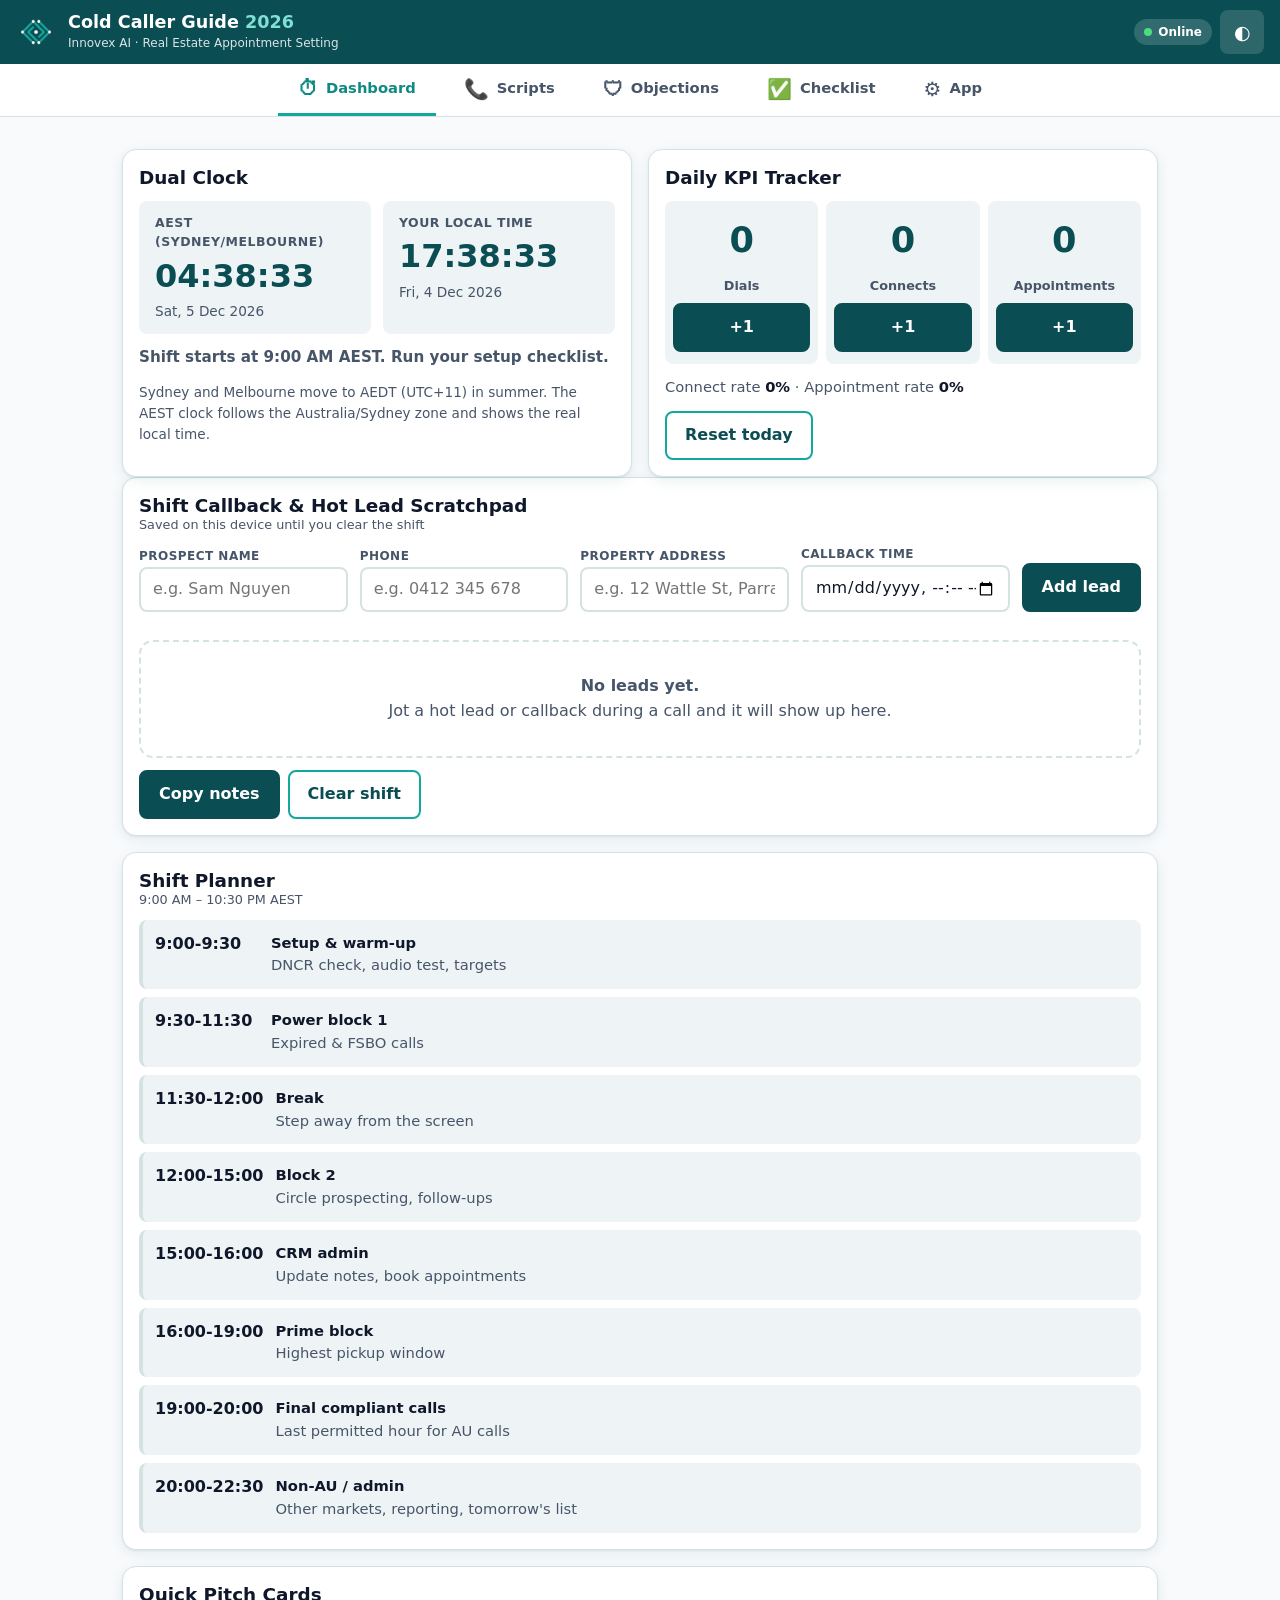
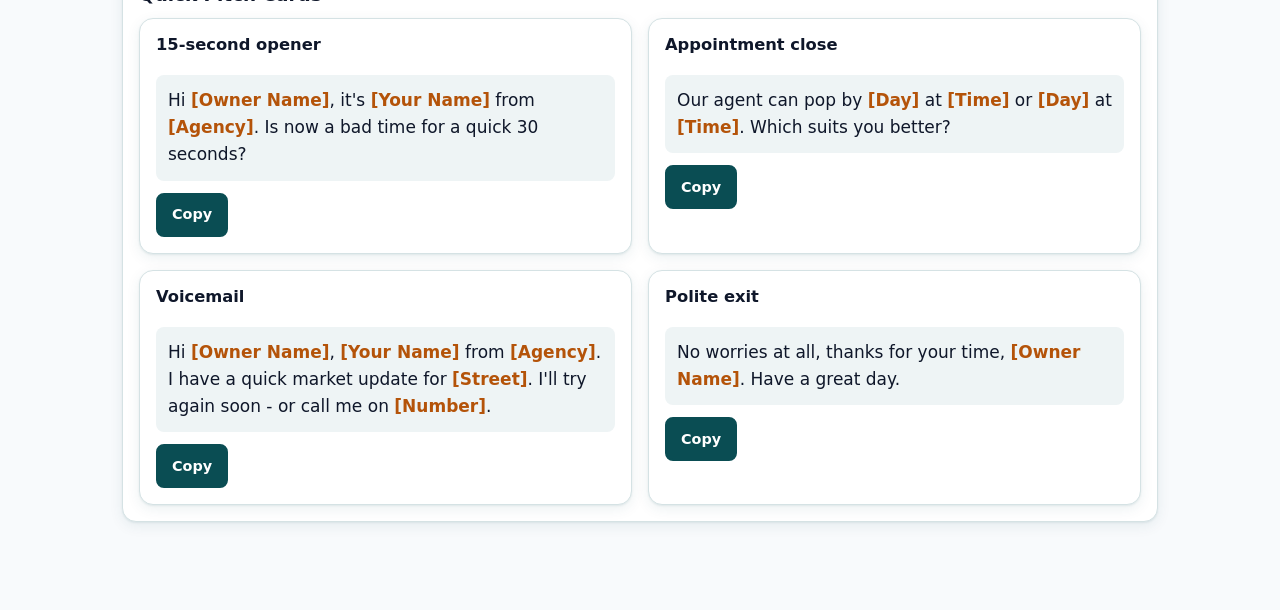
<file: index.html>
<!DOCTYPE html>
<html lang="en">
<head>
<meta charset="utf-8">
<meta name="viewport" content="width=device-width, initial-scale=1, viewport-fit=cover">
<title>2026 Cold Caller Working Guide | Innovex AI</title>
<meta name="description" content="2026 Cold Caller Working Guide for real estate outbound calling and appointment setting: scripts, objection handling, KPI tracker, AEST shift planner and compliance checklist. Works offline.">
<meta name="theme-color" content="#0A4D53">
<link rel="canonical" href="https://esp046-cyber.github.io/coldcallerguide/">
<link rel="manifest" href="./manifest.webmanifest">
<link rel="icon" href="./favicon.ico" sizes="any">
<link rel="icon" type="image/svg+xml" href="./favicon.svg">
<link rel="icon" type="image/png" sizes="32x32" href="./favicon-32x32.png">
<link rel="icon" type="image/png" sizes="16x16" href="./favicon-16x16.png">
<link rel="apple-touch-icon" href="./apple-touch-icon.png">
<meta name="apple-mobile-web-app-capable" content="yes">
<meta name="mobile-web-app-capable" content="yes">
<meta name="apple-mobile-web-app-status-bar-style" content="black-translucent">
<meta name="apple-mobile-web-app-title" content="ColdCaller 26">
<meta property="og:type" content="website">
<meta property="og:title" content="2026 Cold Caller Working Guide">
<meta property="og:description" content="Scripts, objection handling, KPI tracker and compliance checklist for real estate cold callers.">
<meta property="og:url" content="https://esp046-cyber.github.io/coldcallerguide/">
<meta property="og:image" content="https://esp046-cyber.github.io/coldcallerguide/og-image.png">
<meta property="og:image:width" content="1200">
<meta property="og:image:height" content="630">
<meta name="twitter:card" content="summary_large_image">
<meta name="twitter:title" content="2026 Cold Caller Working Guide">
<meta name="twitter:image" content="https://esp046-cyber.github.io/coldcallerguide/og-image.png">
<link rel="stylesheet" href="./css/styles.css">
</head>
<body>
<a class="skip" href="#main">Skip to content</a>

<header class="app-header">
  <div class="brand">
    <img src="./icons/icon-96.png" alt="" width="40" height="40">
    <div>
      <h1>Cold Caller Guide <span class="yr">2026</span></h1>
      <p class="sub">Innovex AI &middot; Real Estate Appointment Setting</p>
    </div>
  </div>
  <div class="header-actions">
    <span id="netPill" class="pill online" role="status" aria-live="polite">Online</span>
    <button id="themeBtn" class="icon-btn" type="button" aria-label="Toggle dark mode">&#9680;</button>
  </div>
</header>

<nav class="tabbar" role="tablist" aria-label="Main sections">
  <button role="tab" class="tab" id="tab-dash" data-tab="dash" aria-selected="true" aria-controls="panel-dash"><span class="ti" aria-hidden="true">&#9201;</span><span>Dashboard</span></button>
  <button role="tab" class="tab" id="tab-scripts" data-tab="scripts" aria-selected="false" aria-controls="panel-scripts" tabindex="-1"><span class="ti" aria-hidden="true">&#128222;</span><span>Scripts</span></button>
  <button role="tab" class="tab" id="tab-obj" data-tab="obj" aria-selected="false" aria-controls="panel-obj" tabindex="-1"><span class="ti" aria-hidden="true">&#128737;</span><span>Objections</span></button>
  <button role="tab" class="tab" id="tab-check" data-tab="check" aria-selected="false" aria-controls="panel-check" tabindex="-1"><span class="ti" aria-hidden="true">&#9989;</span><span>Checklist</span></button>
  <button role="tab" class="tab" id="tab-app" data-tab="app" aria-selected="false" aria-controls="panel-app" tabindex="-1"><span class="ti" aria-hidden="true">&#9881;</span><span>App</span></button>
</nav>

<main id="main" class="content">

  <!-- DASHBOARD -->
  <section id="panel-dash" class="panel" role="tabpanel" aria-labelledby="tab-dash">
    <div class="grid two">
      <article class="card">
        <h2>Dual Clock</h2>
        <div class="clocks">
          <div class="clock"><span class="lbl">AEST (Sydney/Melbourne)</span><span id="clockAest" class="time">--:--:--</span><span id="dateAest" class="date"></span></div>
          <div class="clock"><span class="lbl">Your local time</span><span id="clockLocal" class="time">--:--:--</span><span id="dateLocal" class="date"></span></div>
        </div>
        <p id="shiftStatus" class="muted" aria-live="polite"></p>
        <p class="note">Sydney and Melbourne move to AEDT (UTC+11) in summer. The AEST clock follows the Australia/Sydney zone and shows the real local time.</p>
      </article>

      <article class="card">
        <h2>Daily KPI Tracker</h2>
        <div class="kpis" id="kpis"></div>
        <div class="kpi-summary" id="kpiSummary" aria-live="polite"></div>
        <button id="kpiReset" class="btn ghost" type="button">Reset today</button>
      </article>
    </div>

    <article class="card" id="scratchpad">
      <h2>Shift Callback &amp; Hot Lead Scratchpad <small>Saved on this device until you clear the shift</small></h2>
      <form id="leadForm" class="leadform" autocomplete="off">
        <label class="field"><span>Prospect name</span><input id="leadName" type="text" placeholder="e.g. Sam Nguyen"></label>
        <label class="field"><span>Phone</span><input id="leadPhone" type="tel" inputmode="tel" placeholder="e.g. 0412 345 678"></label>
        <label class="field"><span>Property address</span><input id="leadAddr" type="text" placeholder="e.g. 12 Wattle St, Parramatta"></label>
        <label class="field"><span>Callback time</span><input id="leadCb" type="datetime-local"></label>
        <button class="btn" type="submit">Add lead</button>
      </form>
      <p id="leadCount" class="muted" aria-live="polite"></p>
      <ul id="leadList" class="leads"></ul>
      <div id="leadEmpty" class="empty" hidden>
        <p><strong>No leads yet.</strong></p>
        <p>Jot a hot lead or callback during a call and it will show up here.</p>
      </div>
      <div class="row">
        <button id="leadCopy" class="btn" type="button">Copy notes</button>
        <button id="leadClear" class="btn ghost" type="button">Clear shift</button>
      </div>
    </article>

    <article class="card">
      <h2>Shift Planner <small>9:00 AM &ndash; 10:30 PM AEST</small></h2>
      <ol id="planner" class="planner"></ol>
    </article>

    <article class="card">
      <h2>Quick Pitch Cards</h2>
      <div id="pitchCards" class="grid two"></div>
    </article>
  </section>

  <!-- SCRIPTS -->
  <section id="panel-scripts" class="panel" role="tabpanel" aria-labelledby="tab-scripts" hidden>
    <h2 class="sec-title">Cold Calling Scripts</h2>
    <div class="fillbar" id="fillbar" role="group" aria-label="Live call fill-in">
      <strong class="fill-title">Live Call Fill-In</strong>
      <span id="fillSummary" class="fill-summary" aria-live="polite"></span>
      <label class="field f-name"><span>Prospect Name</span><input id="fillName" type="text" placeholder="Prospect name" autocomplete="off" enterkeyhint="next"></label>
      <label class="field f-suburb"><span>Suburb</span><input id="fillSuburb" type="text" placeholder="Suburb" autocomplete="off" enterkeyhint="next"></label>
      <label class="field f-street"><span>Street</span><input id="fillStreet" type="text" placeholder="Street" autocomplete="off" enterkeyhint="done"></label>
      <button id="fillClear" class="btn ghost small" type="button">Clear</button>
      <button id="fillToggle" class="fill-toggle" type="button" aria-expanded="true" aria-controls="fillbar">Hide fields</button>
    </div>
    <p class="muted">Type above and every script updates live. Blank fields stay as <code>[Owner Name]</code>, <code>[Suburb]</code>, <code>[Street]</code>.</p>
    <div id="scriptFilters" class="chips" role="group" aria-label="Script categories"></div>
    <div id="scriptList" class="stack"></div>
  </section>

  <!-- OBJECTIONS -->
  <section id="panel-obj" class="panel" role="tabpanel" aria-labelledby="tab-obj" hidden>
    <h2 class="sec-title">Objection Handling Matrix</h2>
    <label class="search"><span class="sr">Search objections</span>
      <input id="objSearch" type="search" placeholder="Search e.g. email, agent, number..." autocomplete="off">
    </label>
    <p id="objCount" class="muted" aria-live="polite"></p>
    <div id="objList" class="stack"></div>
    <div id="objEmpty" class="empty" hidden>
      <p><strong>No matching objections.</strong></p>
      <p>Try a shorter keyword or clear the search.</p>
    </div>
  </section>

  <!-- CHECKLIST -->
  <section id="panel-check" class="panel" role="tabpanel" aria-labelledby="tab-check" hidden>
    <h2 class="sec-title">Compliance &amp; Pre-Call Checklist</h2>
    <div class="progress" aria-hidden="true"><div id="checkBar"></div></div>
    <p id="checkSummary" class="muted" aria-live="polite"></p>
    <div id="checkList" class="stack"></div>
    <button id="checkReset" class="btn ghost" type="button">Reset checklist</button>

    <article class="card">
      <h2>AEST Calling Windows</h2>
      <div class="table-wrap">
        <table>
          <thead><tr><th>Window (local to contact)</th><th>Use</th></tr></thead>
          <tbody id="windows"></tbody>
        </table>
      </div>
      <p class="note">Always confirm the current rules at acma.gov.au. In Australia, telemarketing calls are generally limited to 9am&ndash;8pm on weekdays and 9am&ndash;5pm on Saturdays, with none on Sundays or national public holidays. Rules differ by country.</p>
    </article>
  </section>

  <!-- APP -->
  <section id="panel-app" class="panel" role="tabpanel" aria-labelledby="tab-app" hidden>
    <h2 class="sec-title">App &amp; Offline</h2>
    <article class="card">
      <h3>Install</h3>
      <p id="installMsg" class="muted">Install this guide to your home screen for one-tap, full-screen access.</p>
      <div class="row">
        <button id="installBtn" class="btn" type="button" hidden>Install app</button>
        <button id="iosBtn" class="btn ghost" type="button">iPhone / iPad steps</button>
      </div>
    </article>
    <article class="card">
      <h3>Offline status</h3>
      <p id="cacheStatus" class="muted" aria-live="polite">Checking...</p>
    </article>
    <article class="card">
      <h3>Data</h3>
      <p class="muted">KPIs and checklist progress are stored only on this device.</p>
      <div class="row">
        <button id="exportBtn" class="btn" type="button">Export / backup KPI data</button>
        <button id="printBtn" class="btn ghost" type="button">Print scripts</button>
      </div>
    </article>
    <p class="note">Version <span id="ver"></span> &middot; Unofficial working guide for callers.</p>
  </section>
</main>

<div id="installBanner" class="banner" hidden>
  <span>Install Cold Caller Guide for offline use.</span>
  <button id="bannerInstall" class="btn small" type="button">Install</button>
  <button id="bannerClose" class="btn ghost small" type="button" aria-label="Dismiss">&times;</button>
</div>

<div id="updateBar" class="snack" hidden>
  <span>A new version is available.</span>
  <button id="updateBtn" class="btn small" type="button">Refresh</button>
</div>

<div id="toast" class="toast" role="status" aria-live="polite"></div>

<dialog id="iosDialog" class="dialog" aria-labelledby="iosTitle">
  <h3 id="iosTitle">Add to Home Screen (iOS)</h3>
  <ol>
    <li>Open this page in <strong>Safari</strong>.</li>
    <li>Tap the <strong>Share</strong> button (square with arrow).</li>
    <li>Scroll and tap <strong>Add to Home Screen</strong>.</li>
    <li>Tap <strong>Add</strong>. Launch it from your home screen.</li>
  </ol>
  <button id="iosClose" class="btn" type="button">Got it</button>
</dialog>

<script src="./js/app.js" defer></script>
</body>
</html>
</file>
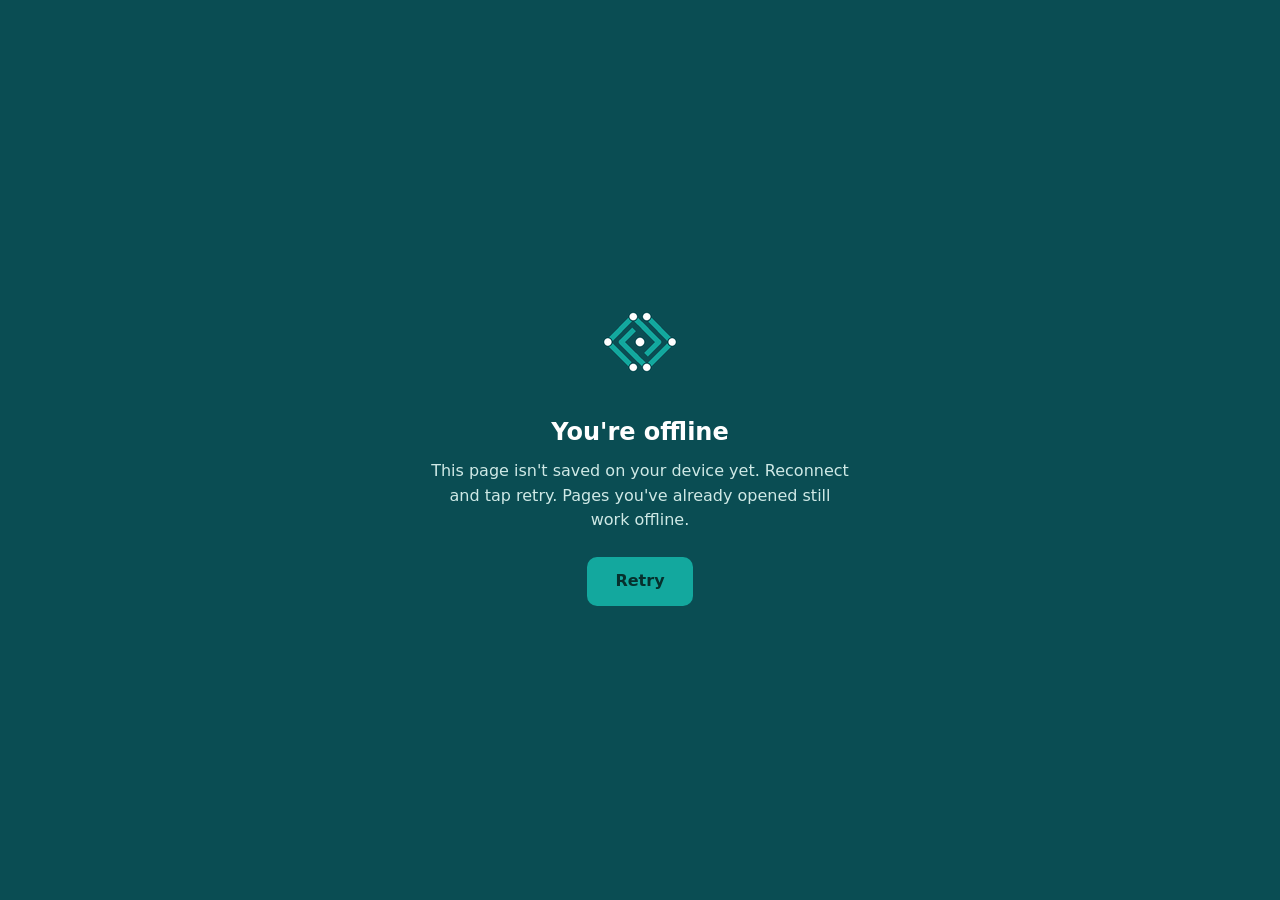
<file: offline.html>
<!DOCTYPE html>
<html lang="en">
<head>
<meta charset="utf-8">
<meta name="viewport" content="width=device-width, initial-scale=1, viewport-fit=cover">
<title>Offline | Cold Caller Guide</title>
<meta name="theme-color" content="#0A4D53">
<style>
  *{box-sizing:border-box}
  body{margin:0;min-height:100vh;display:flex;align-items:center;justify-content:center;padding:24px;
    font-family:system-ui,-apple-system,"Segoe UI",Roboto,sans-serif;font-size:1rem;line-height:1.55;
    background:#0A4D53;color:#fff;text-align:center}
  main{max-width:420px}
  img{border-radius:20px;margin-bottom:16px}
  h1{font-size:1.5rem;margin:0 0 8px}
  p{margin:0 0 24px;color:#CFE9E6}
  button{min-height:48px;padding:12px 28px;border:0;border-radius:10px;background:#13A89E;color:#06302D;font:inherit;font-weight:700;cursor:pointer}
  button:hover{background:#2DC4B8}
  button:focus-visible{outline:3px solid #fff;outline-offset:3px}
</style>
</head>
<body>
<main>
  <img src="./icons/icon-96.png" alt="" width="96" height="96">
  <h1>You're offline</h1>
  <p>This page isn't saved on your device yet. Reconnect and tap retry. Pages you've already opened still work offline.</p>
  <button type="button" onclick="location.href='./index.html'">Retry</button>
</main>
</body>
</html>
</file>
<file: css/styles.css>
/* 2026 Cold Caller Working Guide - Innovex AI palette */
:root{
  --teal-dark:#0A4D53; --teal:#13A89E; --teal-hover:#0F8A82;
  --bg:#F8FAFC; --surface:#FFFFFF; --surface-2:#EEF4F5; --border:#D5E2E4;
  --text:#0F172A; --text-2:#475569; --slate:#1E293B;
  --ok:#15803D; --warn:#B45309; --danger:#B91C1C;
  --space-1:4px; --space-2:8px; --space-3:12px; --space-4:16px; --space-5:20px; --space-6:24px; --space-7:32px; --space-8:40px;
  --r-sm:8px; --r:14px; --r-lg:20px;
  --shadow:0 1px 2px rgba(10,77,83,.08),0 4px 14px rgba(10,77,83,.08);
  --sat:env(safe-area-inset-top); --sab:env(safe-area-inset-bottom);
  --tabh:64px;
  --fill-fg:#065F46; --fill-bg:#ECFDF5;
  color-scheme:light;
}
:root[data-theme="dark"]{
  --bg:#0B191C; --surface:#11262B; --surface-2:#173238; --border:#24444B;
  --text:#F1F5F9; --text-2:#A9BCC2; --shadow:0 1px 2px rgba(0,0,0,.4),0 4px 14px rgba(0,0,0,.35);
  --ok:#4ADE80; --warn:#FBBF24; --danger:#F87171;
  --fill-fg:#34D399; --fill-bg:#0F2E2B;
  color-scheme:dark;
}
*{box-sizing:border-box;margin:0}
html{-webkit-text-size-adjust:100%}
body{
  font-family:system-ui,-apple-system,"Segoe UI",Inter,Roboto,sans-serif;
  font-size:1rem;line-height:1.55;background:var(--bg);color:var(--text);
  overflow-x:hidden;min-height:100vh;
  padding-bottom:calc(var(--tabh) + var(--sab) + 12px);
}
h1,h2,h3{line-height:1.25;overflow-wrap:anywhere}
h1{font-size:1.1rem}
h2{font-size:1.15rem;margin-bottom:var(--space-3)}
h2 small{font-weight:500;color:var(--text-2);font-size:.8rem;display:block}
h3{font-size:1.02rem;margin-bottom:var(--space-2)}
p,li{overflow-wrap:anywhere}
code{background:var(--surface-2);padding:1px 6px;border-radius:6px;font-size:.9em}
.sr{position:absolute;width:1px;height:1px;overflow:hidden;clip:rect(0 0 0 0)}
.skip{position:absolute;left:-999px;top:0;background:var(--teal-dark);color:#fff;padding:12px;z-index:100}
.skip:focus{left:8px;top:calc(var(--sat) + 8px)}

/* header */
.app-header{
  position:sticky;top:0;z-index:20;background:var(--teal-dark);color:#fff;
  padding:calc(var(--sat) + 10px) var(--space-4) 10px;
  display:flex;align-items:center;justify-content:space-between;gap:var(--space-3);
}
.brand{display:flex;align-items:center;gap:var(--space-3);min-width:0}
.brand img{border-radius:10px;flex:none}
.brand h1 .yr{color:#7FE0D6}
.sub{font-size:.75rem;opacity:.85;overflow-wrap:anywhere}
.header-actions{display:flex;align-items:center;gap:var(--space-2);flex:none}
.pill{font-size:.75rem;font-weight:600;padding:4px 10px;border-radius:99px;background:rgba(255,255,255,.16)}
.pill.online::before{content:"";display:inline-block;width:8px;height:8px;border-radius:50%;background:#4ADE80;margin-right:6px}
.pill.offline{background:#FDE68A;color:#78350F}
.pill.offline::before{content:"";display:inline-block;width:8px;height:8px;border-radius:50%;background:#B45309;margin-right:6px}
.icon-btn{min-width:44px;min-height:44px;border:0;border-radius:var(--r-sm);background:rgba(255,255,255,.14);color:#fff;font-size:1.2rem;cursor:pointer;transition:background .2s}
.icon-btn:hover{background:rgba(255,255,255,.26)}

/* tabbar: bottom on mobile */
.tabbar{
  position:fixed;left:0;right:0;bottom:0;z-index:30;display:flex;
  background:var(--surface);border-top:1px solid var(--border);
  padding-bottom:var(--sab);box-shadow:0 -4px 16px rgba(10,77,83,.1);
}
.tab{
  flex:1;min-height:var(--tabh);min-width:44px;display:flex;flex-direction:column;align-items:center;justify-content:center;gap:2px;
  border:0;background:transparent;color:var(--text-2);font:inherit;font-size:.72rem;font-weight:600;cursor:pointer;
  transition:color .2s,background .2s;
}
.tab .ti{font-size:1.25rem;line-height:1}
.tab:hover{background:var(--surface-2)}
.tab[aria-selected="true"]{color:var(--teal-hover)}
:root[data-theme="dark"] .tab[aria-selected="true"]{color:#5EEAD4}
.tab[aria-selected="true"] .ti{transform:translateY(-1px)}
.tab:active{transform:scale(.97)}

.content{max-width:1100px;margin:0 auto;padding:var(--space-4)}
.panel[hidden]{display:none}
.sec-title{font-size:1.3rem}
.stack{display:flex;flex-direction:column;gap:var(--space-3);margin-top:var(--space-3)}
.grid{display:grid;gap:var(--space-4)}
.grid.two{grid-template-columns:1fr}
.card{background:var(--surface);border:1px solid var(--border);border-radius:var(--r);padding:var(--space-4);box-shadow:var(--shadow);margin-bottom:var(--space-4);min-width:0}
.grid .card{margin-bottom:0}
.muted{color:var(--text-2);font-size:.95rem}
.note{color:var(--text-2);font-size:.85rem;margin-top:var(--space-3)}
.row{display:flex;flex-wrap:wrap;gap:var(--space-2);margin-top:var(--space-3)}

/* buttons */
.btn{
  min-height:44px;min-width:44px;padding:10px 18px;border-radius:var(--r-sm);border:2px solid var(--teal-dark);
  background:var(--teal-dark);color:#fff;font:inherit;font-weight:600;cursor:pointer;
  transition:background .2s,transform .2s,border-color .2s;
}
.btn:hover{background:var(--teal-hover);border-color:var(--teal-hover)}
.btn:active{transform:scale(.97)}
.btn.ghost{background:transparent;color:var(--teal-dark);border-color:var(--teal)}
:root[data-theme="dark"] .btn.ghost{color:#5EEAD4}
.btn.ghost:hover{background:var(--surface-2)}
.btn.small{padding:6px 14px;font-size:.9rem}
.btn[hidden]{display:none}
:focus-visible{outline:3px solid var(--teal);outline-offset:2px}

/* clocks */
.clocks{display:grid;grid-template-columns:1fr;gap:var(--space-3)}
.clock{background:var(--surface-2);border-radius:var(--r-sm);padding:var(--space-3) var(--space-4);display:flex;flex-direction:column}
.clock .lbl{font-size:.78rem;color:var(--text-2);font-weight:600;text-transform:uppercase;letter-spacing:.04em}
.clock .time{font-size:2rem;font-weight:700;font-variant-numeric:tabular-nums;color:var(--teal-dark)}
:root[data-theme="dark"] .clock .time{color:#5EEAD4}
.clock .date{font-size:.85rem;color:var(--text-2)}
#shiftStatus{margin-top:var(--space-3);font-weight:600}

/* kpis */
.kpis{display:grid;grid-template-columns:repeat(3,1fr);gap:var(--space-2)}
.kpi{background:var(--surface-2);border-radius:var(--r-sm);padding:var(--space-3) var(--space-2);text-align:center;display:flex;flex-direction:column;gap:var(--space-2);align-items:center}
.kpi .n{font-size:1.9rem;font-weight:800;font-variant-numeric:tabular-nums;color:var(--teal-dark)}
:root[data-theme="dark"] .kpi .n{color:#5EEAD4}
.kpi .l{font-size:.8rem;font-weight:600;color:var(--text-2)}
.kpi .btn{width:100%}
.kpi-summary{margin:var(--space-3) 0;font-size:.92rem;color:var(--text-2)}
.kpi-summary strong{color:var(--text)}

/* planner */
.planner{list-style:none;padding:0;display:flex;flex-direction:column;gap:var(--space-2)}
.planner li{display:flex;gap:var(--space-3);align-items:flex-start;padding:var(--space-3);border-radius:var(--r-sm);background:var(--surface-2);border-left:4px solid var(--border);transition:background .2s}
.planner li.now{border-left-color:var(--teal);background:rgba(19,168,158,.16)}
.planner li.done{opacity:.6}
.planner .t{font-weight:700;min-width:104px;font-variant-numeric:tabular-nums}
.planner .d{color:var(--text-2);font-size:.92rem}
.planner .d b{color:var(--text)}

/* cards of scripts/objections */
.chips{display:flex;flex-wrap:wrap;gap:var(--space-2);margin:var(--space-3) 0}
.chip{min-height:44px;padding:8px 16px;border-radius:99px;border:2px solid var(--border);background:var(--surface);color:var(--text);font:inherit;font-weight:600;font-size:.9rem;cursor:pointer;transition:all .2s}
.chip:hover{border-color:var(--teal)}
.chip[aria-pressed="true"]{background:var(--teal);border-color:var(--teal);color:#06302D}
.script{background:var(--surface);border:1px solid var(--border);border-radius:var(--r);padding:var(--space-4);box-shadow:var(--shadow)}
.script header{display:flex;justify-content:space-between;align-items:flex-start;gap:var(--space-3);flex-wrap:wrap;margin-bottom:var(--space-2)}
.badge{display:inline-block;font-size:.72rem;font-weight:700;padding:3px 10px;border-radius:99px;background:var(--teal-dark);color:#fff}
.script pre{white-space:pre-wrap;overflow-wrap:anywhere;font:inherit;background:var(--surface-2);padding:var(--space-3);border-radius:var(--r-sm);margin:var(--space-3) 0}
.cue{font-size:.88rem;color:var(--text-2);border-left:3px solid var(--teal);padding-left:var(--space-3);margin-bottom:var(--space-3)}
.ph{color:var(--warn);font-weight:700}
.obj h3{color:var(--teal-dark)}
:root[data-theme="dark"] .obj h3{color:#5EEAD4}
.obj .lab{font-size:.75rem;font-weight:800;text-transform:uppercase;letter-spacing:.05em;color:var(--text-2);margin-top:var(--space-3)}
.search input{width:100%;min-height:48px;margin:var(--space-3) 0 var(--space-2);padding:10px 14px;border:2px solid var(--border);border-radius:var(--r-sm);font:inherit;background:var(--surface);color:var(--text)}
.search input:focus{border-color:var(--teal);outline:none}
.empty{text-align:center;padding:var(--space-7) var(--space-4);border:2px dashed var(--border);border-radius:var(--r);margin-top:var(--space-4);color:var(--text-2)}

/* live fill-in bar: compact two-column grid on phones, one row on larger screens */
.fillbar{
  position:sticky;top:var(--hdr,64px);z-index:15;
  display:grid;grid-template-columns:1fr 1fr;
  grid-template-areas:"name clear" "suburb street";
  gap:6px;align-items:stretch;
  background:var(--surface);border:1px solid var(--border);border-radius:var(--r);box-shadow:var(--shadow);
  padding:6px 8px;margin:var(--space-3) 0 28px;
}
.fillbar .f-name{grid-area:name}
.fillbar .f-suburb{grid-area:suburb}
.fillbar .f-street{grid-area:street}
.fillbar #fillClear{grid-area:clear;min-height:44px}
.fill-title{display:none}
.fill-summary{
  display:none;grid-area:sum;align-self:center;min-height:32px;line-height:32px;padding:0 4px;
  font-weight:600;font-size:.95rem;color:var(--text-2);white-space:nowrap;overflow:hidden;text-overflow:ellipsis;
}
.fill-toggle{
  position:absolute;left:50%;bottom:-15px;transform:translateX(-50%);
  display:inline-flex;align-items:center;justify-content:center;height:30px;padding:0 14px;
  border:1px solid var(--border);border-radius:99px;background:var(--surface);color:var(--text);
  font:inherit;font-size:.8rem;font-weight:700;white-space:nowrap;cursor:pointer;box-shadow:var(--shadow);
  transition:background .2s;
}
.fill-toggle::after{content:"";position:absolute;inset:-8px -10px}  /* 44px+ tap area */
.fill-toggle:hover{background:var(--surface-2)}
.fillbar.collapsed{grid-template-areas:"sum sum"}
.fillbar.collapsed .field,.fillbar.collapsed #fillClear{display:none}
.fillbar.collapsed .fill-summary{display:block}
.fillbar .field>span{position:absolute;width:1px;height:1px;overflow:hidden;clip:rect(0 0 0 0);white-space:nowrap}
.field{display:flex;flex-direction:column;gap:2px;min-width:0}
.field span{font-size:.75rem;font-weight:700;color:var(--text-2);text-transform:uppercase;letter-spacing:.04em}
.field input{width:100%;min-height:44px;padding:8px 12px;border:2px solid var(--border);border-radius:var(--r-sm);font:inherit;background:var(--surface);color:var(--text)}
.field input:focus{border-color:var(--teal);outline:none}
.filled{color:var(--fill-fg);background:var(--fill-bg);font-weight:700;padding:0 4px;border-radius:4px}
@media (min-width:641px){
  .fillbar{
    grid-template-columns:auto 1fr 1fr 1fr auto;grid-template-areas:none;
    gap:var(--space-2);align-items:end;padding:var(--space-3);margin:var(--space-3) 0;
  }
  .fillbar .f-name,.fillbar .f-suburb,.fillbar .f-street,.fillbar #fillClear{grid-area:auto}
  .fill-title{display:block;align-self:center;font-size:.9rem;color:var(--teal-dark)}
  :root[data-theme="dark"] .fill-title{color:#5EEAD4}
  .fill-summary,.fill-toggle{display:none!important}
  .fillbar.collapsed .field{display:flex}
  .fillbar.collapsed #fillClear{display:inline-block}
  .fillbar .field>span{position:static;width:auto;height:auto;overflow:visible;clip:auto;white-space:normal}
}
@media (min-width:769px){.fillbar{top:calc(var(--hdr,64px) + 53px)}}

/* scratchpad */
.leadform{display:grid;grid-template-columns:1fr;gap:var(--space-3);align-items:end}
.leads{list-style:none;padding:0;margin:var(--space-3) 0 0;display:flex;flex-direction:column;gap:var(--space-2)}
.lead{display:flex;gap:var(--space-3);justify-content:space-between;align-items:flex-start;padding:var(--space-3);background:var(--surface-2);border-left:4px solid var(--teal);border-radius:var(--r-sm)}
.lead .info{min-width:0}
.lead .info strong{display:block}
.lead .meta{font-size:.9rem;color:var(--text-2);overflow-wrap:anywhere}
.lead a{color:var(--teal-dark);font-weight:600}
:root[data-theme="dark"] .lead a{color:#5EEAD4}
.lead .del{min-width:44px;min-height:44px;border:0;border-radius:var(--r-sm);background:transparent;color:var(--danger);font-size:1.3rem;cursor:pointer;transition:background .2s}
.lead .del:hover{background:var(--surface)}
.empty[hidden]{display:none}
@media (min-width:560px){
  .leadform{grid-template-columns:1fr 1fr}
  .fillbar{grid-template-columns:auto 1fr 1fr 1fr auto}
  .fill-title{grid-column:auto;align-self:center}
  .fillbar .field:nth-of-type(3){grid-column:auto}
}
@media (min-width:769px){
  .fillbar{top:calc(var(--hdr,64px) + 53px)}
  .leadform{grid-template-columns:repeat(4,1fr) auto}
}

/* checklist */
.progress{height:10px;background:var(--surface-2);border-radius:99px;overflow:hidden;margin:var(--space-3) 0}
.progress div{height:100%;width:0;background:var(--teal);transition:width .3s}
.cgroup h3{margin:var(--space-3) 0 var(--space-2)}
.check{display:flex;gap:var(--space-3);align-items:flex-start;min-height:44px;padding:var(--space-3);background:var(--surface);border:1px solid var(--border);border-radius:var(--r-sm);cursor:pointer;transition:background .2s}
.check:hover{background:var(--surface-2)}
.check input{width:24px;height:24px;flex:none;accent-color:var(--teal);margin-top:2px}
.check input:checked+span{text-decoration:line-through;opacity:.65}
.check small{display:block;color:var(--text-2)}
.table-wrap{overflow-x:auto}
table{width:100%;border-collapse:collapse;font-size:.92rem}
th,td{text-align:left;padding:10px 8px;border-bottom:1px solid var(--border);vertical-align:top}
th{color:var(--text-2);font-size:.78rem;text-transform:uppercase;letter-spacing:.04em}
#checkReset{margin:var(--space-4) 0}

/* overlays */
.banner,.snack{
  position:fixed;left:var(--space-3);right:var(--space-3);z-index:40;display:flex;align-items:center;gap:var(--space-2);
  background:var(--slate);color:#fff;padding:10px 14px;border-radius:var(--r);box-shadow:var(--shadow);
  bottom:calc(var(--tabh) + var(--sab) + 12px);
}
.banner span,.snack span{flex:1;font-size:.9rem}
.banner[hidden],.snack[hidden]{display:none}
.banner .btn.ghost{color:#fff;border-color:rgba(255,255,255,.4)}
.snack{bottom:calc(var(--tabh) + var(--sab) + 72px)}
.toast{
  position:fixed;left:50%;bottom:calc(var(--tabh) + var(--sab) + 24px);transform:translate(-50%,20px);
  background:var(--teal-dark);color:#fff;padding:10px 20px;border-radius:99px;font-weight:600;opacity:0;pointer-events:none;
  transition:opacity .2s,transform .2s;z-index:60;max-width:90vw;text-align:center
}
.toast.show{opacity:1;transform:translate(-50%,0)}
.dialog{border:0;border-radius:var(--r-lg);padding:var(--space-6);max-width:92vw;width:420px;background:var(--surface);color:var(--text);box-shadow:0 20px 60px rgba(0,0,0,.4)}
.dialog::backdrop{background:rgba(5,20,22,.6)}
.dialog ol{margin:var(--space-3) 0 var(--space-4) var(--space-5)}
.dialog li{margin-bottom:var(--space-2)}

/* >=375 */
@media (min-width:375px){.kpi .n{font-size:2.2rem}}
/* tablet+ : top nav */
@media (min-width:769px){
  body{padding-bottom:var(--space-8)}
  .tabbar{position:sticky;top:var(--hdr,64px);bottom:auto;justify-content:center;gap:var(--space-2);padding:0 var(--space-4);border-top:0;border-bottom:1px solid var(--border);box-shadow:none;z-index:19}
  .tab{flex:0 0 auto;flex-direction:row;gap:8px;min-height:52px;padding:0 20px;font-size:.92rem;border-bottom:3px solid transparent}
  .tab[aria-selected="true"]{border-bottom-color:var(--teal)}
  .grid.two{grid-template-columns:1fr 1fr}
  .clocks{grid-template-columns:1fr 1fr}
  .content{padding:var(--space-6)}
  .banner,.snack{left:auto;right:var(--space-6);width:420px;bottom:var(--space-6)}
  .snack{bottom:calc(var(--space-6) + 72px)}
  .toast{bottom:var(--space-6)}
}
@media (min-width:1024px){
  #scriptList,#objList{display:grid;grid-template-columns:1fr 1fr;align-items:start}
}
@media (min-width:1280px){.content{padding:var(--space-7)}}
@media (max-width:340px){.tab span:last-child{font-size:.62rem}.kpi .n{font-size:1.5rem}}
@media (prefers-reduced-motion:reduce){*{transition:none!important;animation:none!important}}

/* print: scripts only */
@media print{
  .app-header,.tabbar,.banner,.snack,.toast,.btn,.chips,.search,.fillbar,.panel:not(#panel-scripts){display:none!important}
  #panel-scripts{display:block!important}
  body{background:#fff;color:#000;padding:0}
  .script{box-shadow:none;border:1px solid #999;break-inside:avoid;margin-bottom:12px}
  #scriptList{display:block!important}
}

/* ---- readability, numerals, input zoom guard ---- */
.script pre,.obj p:not(.lab){font-size:1.0625rem;line-height:1.6}
@media (min-width:769px){.script pre,.obj p:not(.lab){max-width:65ch}}
.clock,.clock *,.kpi,.kpi .n,.kpi-summary,.kpi-summary *,.planner .t{font-variant-numeric:tabular-nums}
input,select,textarea,.field input,.search input{font-size:max(1rem,16px)}

/* keep the header to one compact line on phones so sticky bars sit directly beneath it */
@media (max-width:480px){.sub{display:none}.brand h1{font-size:1rem}}
</file>
